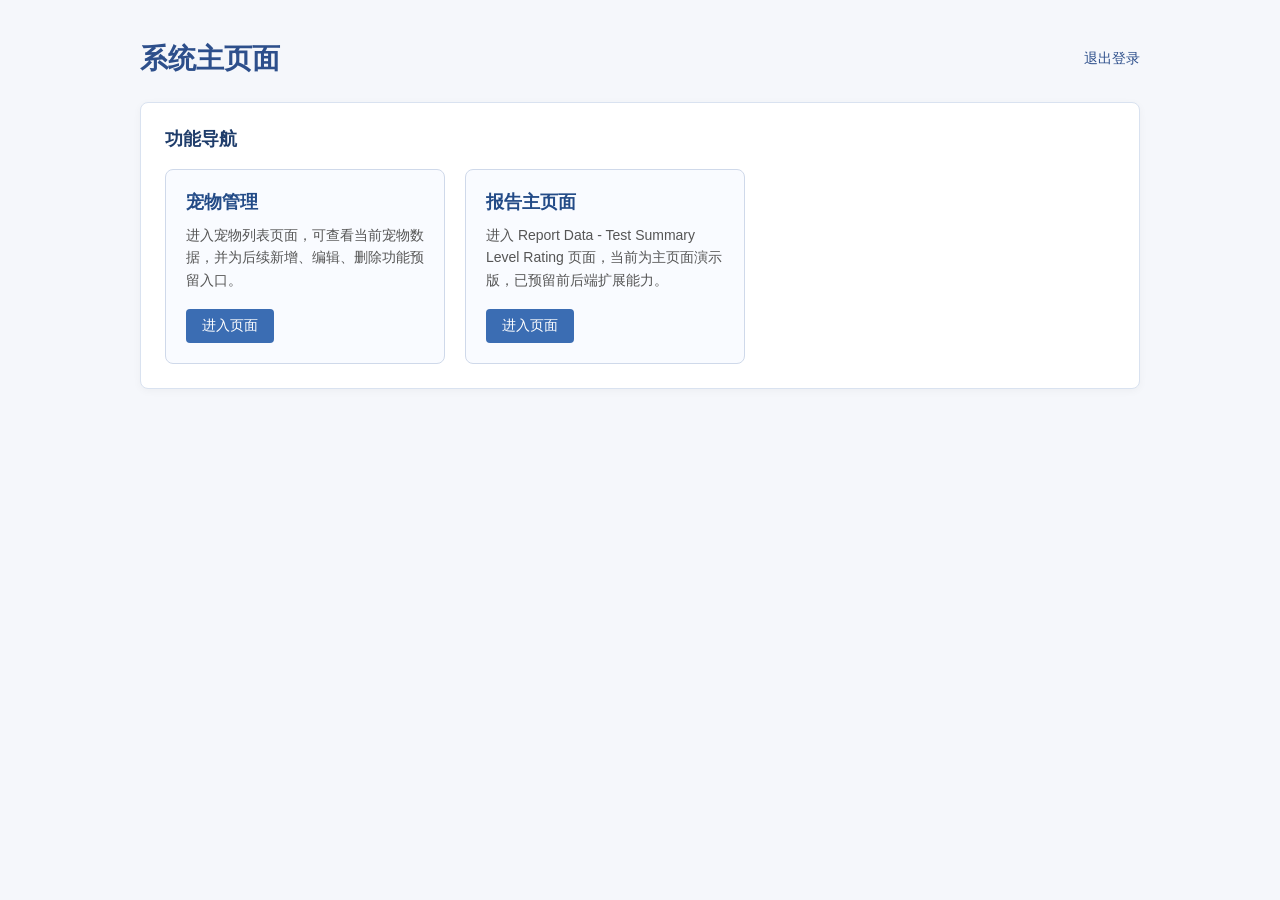
<file: src/main/resources/templates/index.html>
<!DOCTYPE html>
<html lang="zh-CN" xmlns:th="http://www.thymeleaf.org">
<head>
    <meta charset="UTF-8">
    <title>主页面 - 宠物管理系统</title>
    <style>
        body {
            margin: 0;
            padding: 0;
            background: #f5f7fb;
            font-family: Arial, Helvetica, sans-serif;
            color: #333;
        }

        .main-wrapper {
            width: 1000px;
            margin: 40px auto;
        }

        .top-bar {
            display: flex;
            justify-content: space-between;
            align-items: center;
            margin-bottom: 24px;
        }

        .page-title {
            font-size: 28px;
            font-weight: bold;
            color: #2d4f8b;
        }

        .logout-link {
            color: #2d4f8b;
            text-decoration: none;
            font-size: 14px;
        }

        .panel {
            background: #ffffff;
            border: 1px solid #d9e2f0;
            border-radius: 8px;
            padding: 24px;
            box-shadow: 0 2px 8px rgba(0, 0, 0, 0.04);
        }

        .panel-title {
            font-size: 18px;
            font-weight: bold;
            margin-bottom: 18px;
            color: #1f3d6b;
        }

        .nav-list {
            display: flex;
            gap: 20px;
            flex-wrap: wrap;
        }

        .nav-card {
            width: 280px;
            min-height: 140px;
            border: 1px solid #cfd9ea;
            border-radius: 8px;
            background: #f9fbff;
            padding: 20px;
            box-sizing: border-box;
        }

        .nav-card-title {
            font-size: 18px;
            font-weight: bold;
            color: #234b87;
            margin-bottom: 10px;
        }

        .nav-card-desc {
            font-size: 14px;
            color: #555;
            line-height: 1.6;
            min-height: 48px;
            margin-bottom: 18px;
        }

        .nav-btn {
            display: inline-block;
            padding: 8px 16px;
            background: #3b6db3;
            color: #fff;
            text-decoration: none;
            border-radius: 4px;
            font-size: 14px;
        }

        .nav-btn:hover {
            background: #2f5e9d;
        }
    </style>
</head>
<body>
<div class="main-wrapper">
    <div class="top-bar">
        <div class="page-title">系统主页面</div>
        <a class="logout-link" href="/logout">退出登录</a>
    </div>

    <div class="panel">
        <div class="panel-title">功能导航</div>

        <div class="nav-list">
            <div class="nav-card">
                <div class="nav-card-title">宠物管理</div>
                <div class="nav-card-desc">
                    进入宠物列表页面，可查看当前宠物数据，并为后续新增、编辑、删除功能预留入口。
                </div>
                <a class="nav-btn" href="/pet/list">进入页面</a>
            </div>

            <div class="nav-card">
                <div class="nav-card-title">报告主页面</div>
                <div class="nav-card-desc">
                    进入 Report Data - Test Summary Level Rating 页面，当前为主页面演示版，已预留前后端扩展能力。
                </div>
                <a class="nav-btn" href="/report/test-summary-level-rating">进入页面</a>
            </div>
        </div>
    </div>
</div>
</body>
</html>
</file>
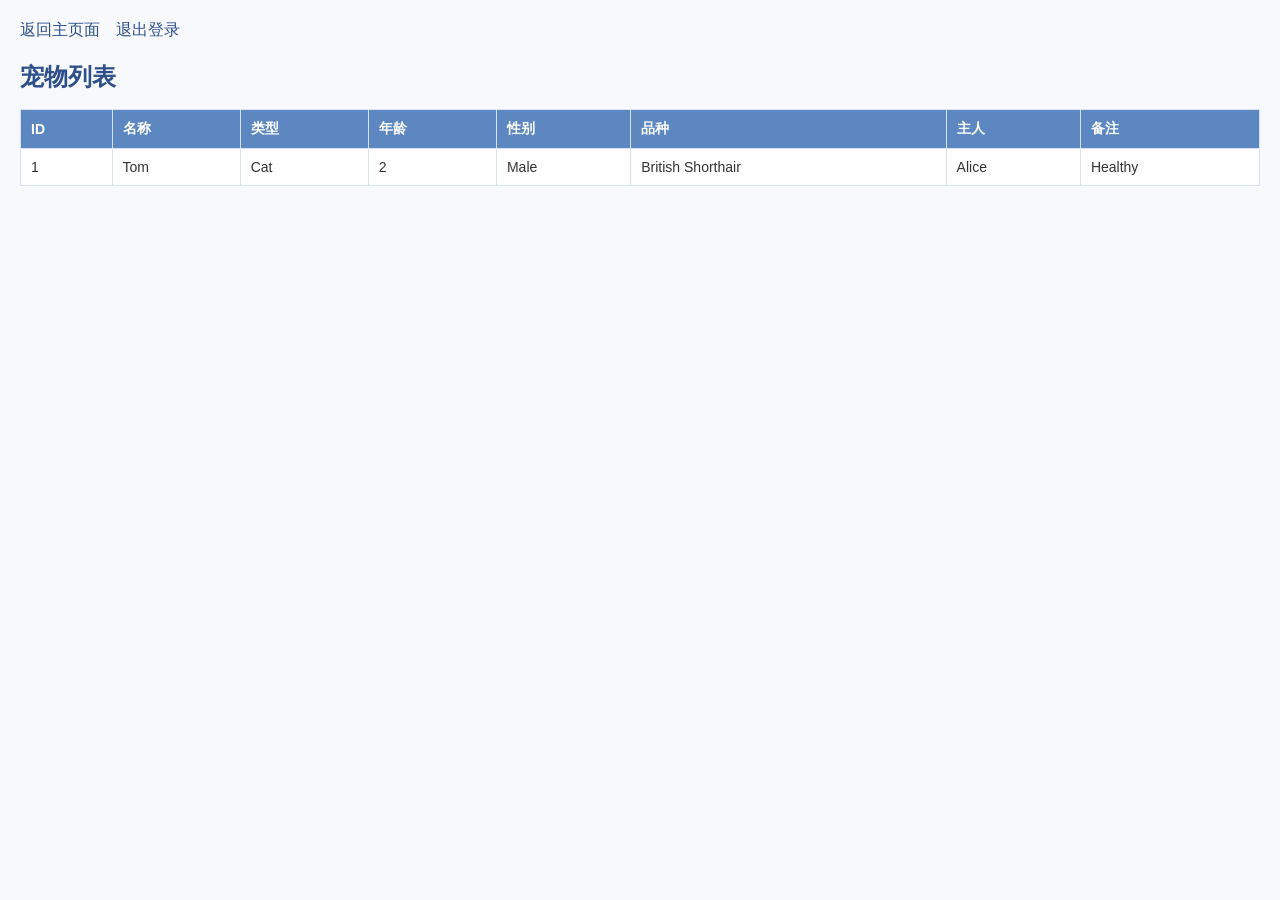
<file: src/main/resources/templates/pet-list.html>
<!DOCTYPE html>
<html lang="zh-CN" xmlns:th="http://www.thymeleaf.org">
<head>
    <meta charset="UTF-8">
    <title>宠物列表 - 宠物管理系统</title>
    <style>
        body {
            font-family: Arial, Helvetica, sans-serif;
            margin: 20px;
            background: #f7f9fc;
            color: #333;
        }

        .top-actions {
            margin-bottom: 16px;
        }

        .top-actions a {
            display: inline-block;
            margin-right: 12px;
            color: #2d4f8b;
            text-decoration: none;
        }

        h2 {
            color: #2d4f8b;
            margin-bottom: 16px;
        }

        table {
            width: 100%;
            border-collapse: collapse;
            background: #fff;
        }

        th, td {
            border: 1px solid #d9e2f0;
            padding: 10px;
            text-align: left;
            font-size: 14px;
        }

        th {
            background: #5d87c1;
            color: #fff;
        }

        tr:nth-child(even) {
            background: #f7fafe;
        }
    </style>
</head>
<body>
<div class="top-actions">
    <a href="/">返回主页面</a>
    <a href="/logout">退出登录</a>
</div>

<h2>宠物列表</h2>

<table>
    <thead>
    <tr>
        <th>ID</th>
        <th>名称</th>
        <th>类型</th>
        <th>年龄</th>
        <th>性别</th>
        <th>品种</th>
        <th>主人</th>
        <th>备注</th>
    </tr>
    </thead>
    <tbody>
    <tr th:each="pet : ${pets}">
        <td th:text="${pet.id}">1</td>
        <td th:text="${pet.name}">Tom</td>
        <td th:text="${pet.type}">Cat</td>
        <td th:text="${pet.age}">2</td>
        <td th:text="${pet.gender}">Male</td>
        <td th:text="${pet.breed}">British Shorthair</td>
        <td th:text="${pet.ownerName}">Alice</td>
        <td th:text="${pet.remark}">Healthy</td>
    </tr>
    </tbody>
</table>
</body>
</html>
</file>
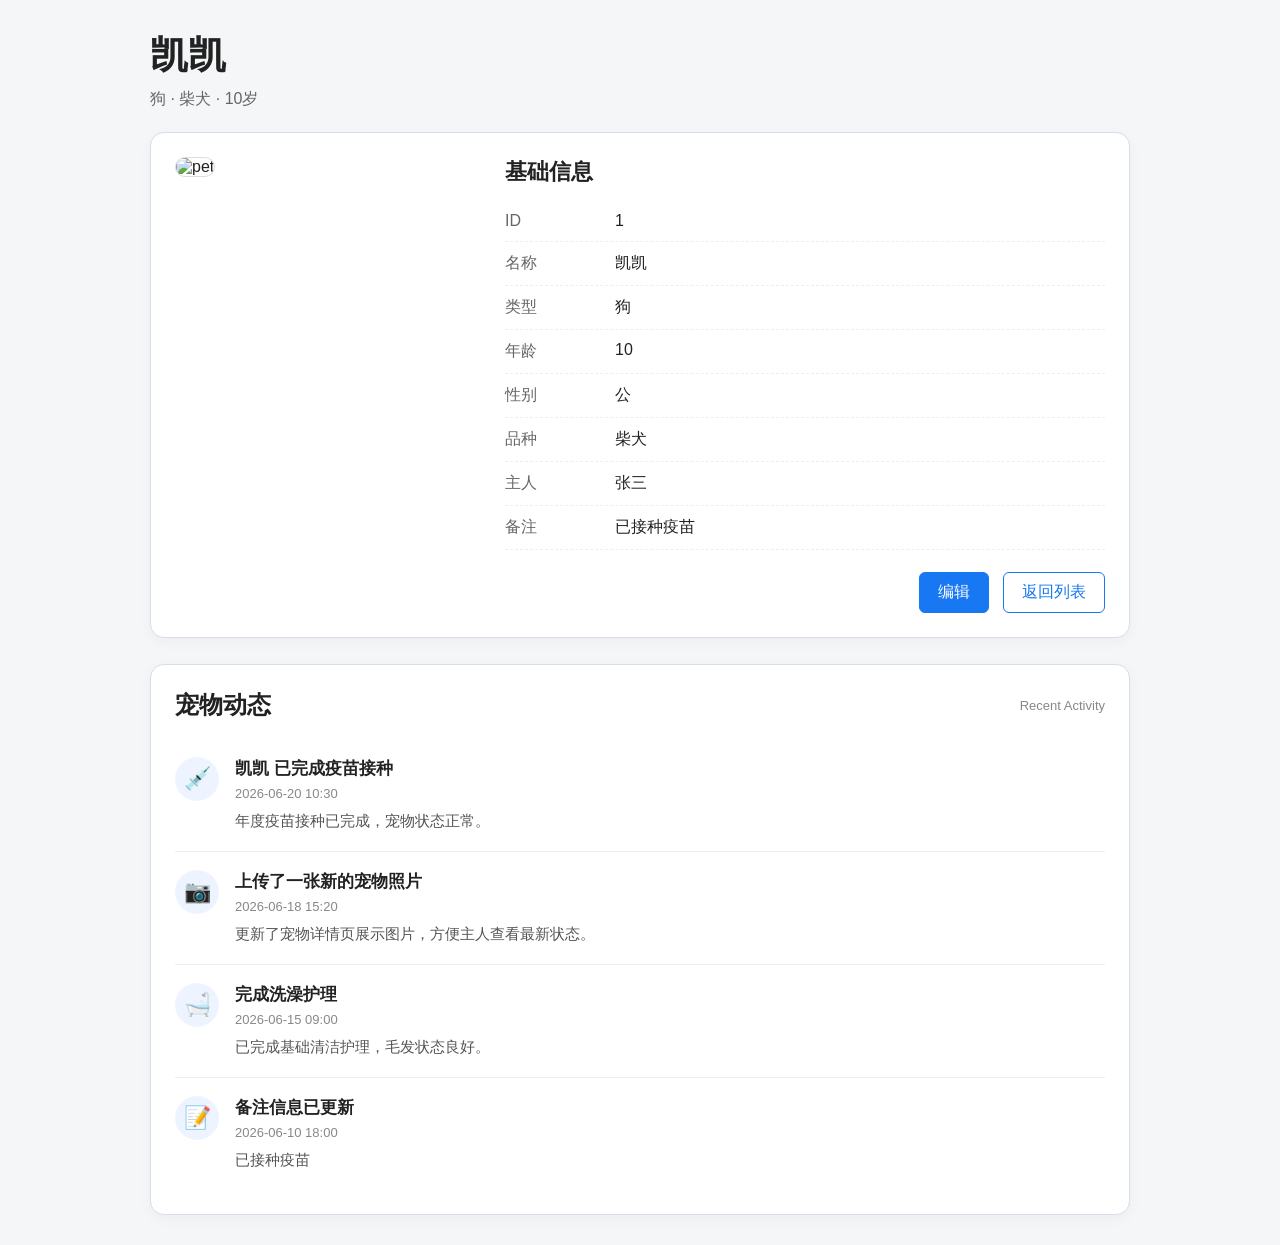
<file: src/main/resources/templates/pet_detail.html>
<!DOCTYPE html>
<html lang="zh-CN" xmlns:th="http://www.thymeleaf.org">
<head>
    <meta charset="UTF-8">
    <title>宠物详情</title>
    <style>
        body {
            font-family: Arial, "Microsoft YaHei", sans-serif;
            margin: 30px;
            color: #222;
            background: #f4f6f8;
        }

        a {
            text-decoration: none;
            color: #1f5aa6;
        }

        .wrap {
            max-width: 980px;
            margin: 0 auto;
        }

        .profile-header {
            margin-bottom: 22px;
        }

        .profile-header h1 {
            font-size: 38px;
            margin: 0 0 8px;
            font-weight: 700;
        }

        .profile-header p {
            margin: 0;
            color: #666;
            font-size: 16px;
        }

        .card {
            border: 1px solid #d8dee9;
            border-radius: 14px;
            padding: 24px;
            background: #fff;
            box-shadow: 0 4px 14px rgba(0,0,0,0.04);
        }

        .grid {
            display: grid;
            grid-template-columns: 300px 1fr;
            gap: 30px;
        }

        .image-box img {
            width: 300px;
            height: 300px;
            object-fit: cover;
            border-radius: 14px;
            border: 1px solid #ddd;
        }

        .info-title {
            font-size: 22px;
            font-weight: 600;
            margin-bottom: 14px;
        }

        .row {
            display: flex;
            padding: 11px 0;
            border-bottom: 1px dashed #eee;
        }

        .label {
            width: 110px;
            color: #666;
        }

        .value {
            flex: 1;
            color: #222;
            font-weight: 500;
        }

        .action {
            margin-top: 22px;
            text-align: right;
        }

        .btn {
            display: inline-block;
            padding: 9px 18px;
            border-radius: 6px;
            border: 1px solid #1877f2;
            margin-left: 10px;
        }

        .btn-primary {
            background: #1877f2;
            color: #fff;
        }

        .btn-outline {
            background: #fff;
            color: #1877f2;
        }

        .feed-section {
            margin-top: 26px;
            padding: 24px;
            border: 1px solid #d8dee9;
            border-radius: 14px;
            background: #fff;
            box-shadow: 0 4px 14px rgba(0,0,0,0.04);
        }

        .feed-header {
            display: flex;
            justify-content: space-between;
            align-items: center;
            margin-bottom: 18px;
        }

        .feed-header h2 {
            font-size: 24px;
            margin: 0;
        }

        .feed-tip {
            font-size: 13px;
            color: #888;
        }

        .feed-item {
            display: flex;
            gap: 16px;
            padding: 18px 0;
            border-bottom: 1px solid #eee;
        }

        .feed-item:last-child {
            border-bottom: none;
        }

        .feed-icon {
            width: 44px;
            height: 44px;
            border-radius: 50%;
            background: #eef4ff;
            display: flex;
            align-items: center;
            justify-content: center;
            font-size: 22px;
            flex-shrink: 0;
        }

        .feed-content {
            flex: 1;
        }

        .feed-title {
            font-size: 17px;
            font-weight: 600;
            margin-bottom: 6px;
        }

        .feed-time {
            font-size: 13px;
            color: #888;
            margin-bottom: 8px;
        }

        .feed-desc {
            font-size: 15px;
            color: #555;
            line-height: 1.6;
        }
    </style>
</head>
<body>
<div class="wrap">

    <div class="profile-header">
        <h1 th:text="${pet.name}">凯凯</h1>
        <p>
            <span th:text="${pet.type}">狗</span>
            ·
            <span th:text="${pet.breed}">柴犬</span>
            ·
            <span th:text="${pet.age}">10</span>岁
        </p>
    </div>

    <div class="card">
        <div class="grid">
            <div class="image-box">
                <img th:src="${#strings.isEmpty(pet.imageUrl) ? '/images/default-pet.png' : pet.imageUrl}" alt="pet">
            </div>

            <div>
                <div class="info-title">基础信息</div>

                <div class="row">
                    <div class="label">ID</div>
                    <div class="value" th:text="${pet.id}">1</div>
                </div>

                <div class="row">
                    <div class="label">名称</div>
                    <div class="value" th:text="${pet.name}">凯凯</div>
                </div>

                <div class="row">
                    <div class="label">类型</div>
                    <div class="value" th:text="${pet.type}">狗</div>
                </div>

                <div class="row">
                    <div class="label">年龄</div>
                    <div class="value" th:text="${pet.age}">10</div>
                </div>

                <div class="row">
                    <div class="label">性别</div>
                    <div class="value" th:text="${pet.gender}">公</div>
                </div>

                <div class="row">
                    <div class="label">品种</div>
                    <div class="value" th:text="${pet.breed}">柴犬</div>
                </div>

                <div class="row">
                    <div class="label">主人</div>
                    <div class="value" th:text="${pet.owner}">张三</div>
                </div>

                <div class="row">
                    <div class="label">备注</div>
                    <div class="value" th:text="${pet.remark}">已接种疫苗</div>
                </div>

                <div class="action">
                    <a class="btn btn-primary" th:href="@{'/pet/toEdit/' + ${pet.id}}">编辑</a>
                    <a class="btn btn-outline" href="/pet/list">返回列表</a>
                </div>
            </div>
        </div>
    </div>

    <div class="feed-section">
        <div class="feed-header">
            <h2>宠物动态</h2>
            <div class="feed-tip">Recent Activity</div>
        </div>

        <div class="feed-item">
            <div class="feed-icon">💉</div>
            <div class="feed-content">
                <div class="feed-title">
                    <span th:text="${pet.name}">凯凯</span> 已完成疫苗接种
                </div>
                <div class="feed-time">2026-06-20 10:30</div>
                <div class="feed-desc">年度疫苗接种已完成，宠物状态正常。</div>
            </div>
        </div>

        <div class="feed-item">
            <div class="feed-icon">📷</div>
            <div class="feed-content">
                <div class="feed-title">
                    上传了一张新的宠物照片
                </div>
                <div class="feed-time">2026-06-18 15:20</div>
                <div class="feed-desc">更新了宠物详情页展示图片，方便主人查看最新状态。</div>
            </div>
        </div>

        <div class="feed-item">
            <div class="feed-icon">🛁</div>
            <div class="feed-content">
                <div class="feed-title">
                    完成洗澡护理
                </div>
                <div class="feed-time">2026-06-15 09:00</div>
                <div class="feed-desc">已完成基础清洁护理，毛发状态良好。</div>
            </div>
        </div>

        <div class="feed-item">
            <div class="feed-icon">📝</div>
            <div class="feed-content">
                <div class="feed-title">
                    备注信息已更新
                </div>
                <div class="feed-time">2026-06-10 18:00</div>
                <div class="feed-desc" th:text="${pet.remark}">已接种疫苗</div>
            </div>
        </div>
    </div>

</div>
</body>
</html>
</file>
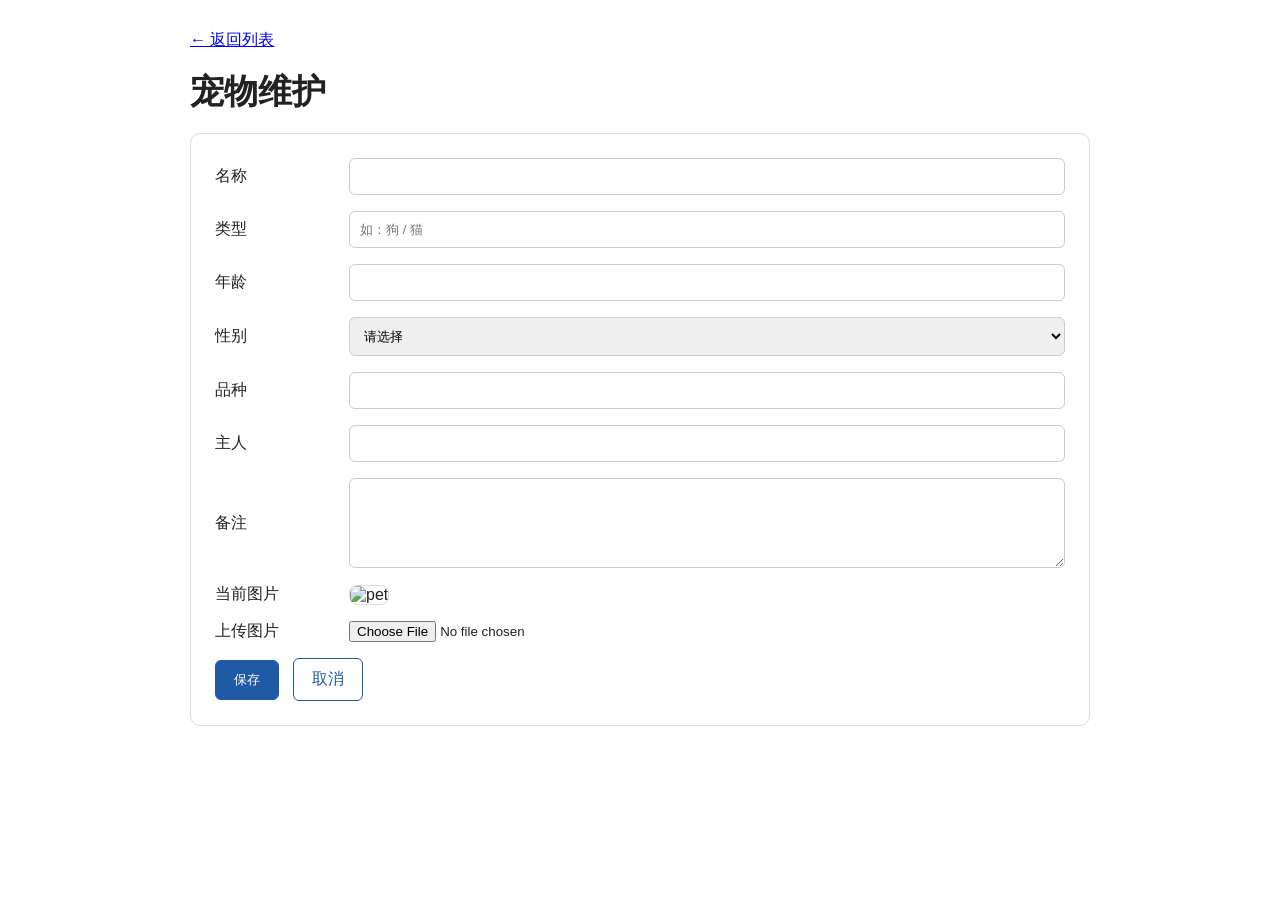
<file: src/main/resources/templates/pet_form.html>
<!DOCTYPE html>
<html lang="zh-CN" xmlns:th="http://www.thymeleaf.org">
<head>
    <meta charset="UTF-8">
    <title>宠物维护</title>
    <style>
        body{font-family:Arial,"Microsoft YaHei",sans-serif;margin:30px;color:#222}
        .wrap{max-width:900px;margin:0 auto}
        h2{font-size:34px;margin:18px 0}
        .card{border:1px solid #d8dee9;border-radius:10px;padding:24px}
        .row{display:grid;grid-template-columns:120px 1fr;gap:14px;align-items:center;margin-bottom:16px}
        input[type=text],input[type=number],select,textarea{width:100%;padding:10px;border:1px solid #ccc;border-radius:6px;box-sizing:border-box}
        textarea{min-height:90px}
        img.preview{width:140px;height:140px;object-fit:cover;border:1px solid #ddd;border-radius:8px}
        .actions button,.actions a{display:inline-block;padding:10px 18px;border-radius:6px;border:1px solid #1f5aa6;background:#1f5aa6;color:#fff;text-decoration:none;cursor:pointer}
        .actions a{background:#fff;color:#1f5aa6;margin-left:10px}
    </style>
</head>
<body>
<div class="wrap">
    <a href="/pet/list">← 返回列表</a>
    <h2>宠物维护</h2>

    <div class="card">
        <form th:action="${formAction}" method="post" enctype="multipart/form-data" th:object="${pet}">
            <input type="hidden" th:field="*{id}">
            <input type="hidden" th:field="*{imageUrl}">

            <div class="row">
                <label>名称</label>
                <input type="text" th:field="*{name}" required>
            </div>

            <div class="row">
                <label>类型</label>
                <input type="text" th:field="*{type}" placeholder="如：狗 / 猫">
            </div>

            <div class="row">
                <label>年龄</label>
                <input type="number" th:field="*{age}" min="0">
            </div>

            <div class="row">
                <label>性别</label>
                <select th:field="*{gender}">
                    <option value="">请选择</option>
                    <option value="公">公</option>
                    <option value="母">母</option>
                </select>
            </div>

            <div class="row">
                <label>品种</label>
                <input type="text" th:field="*{breed}">
            </div>

            <div class="row">
                <label>主人</label>
                <input type="text" th:field="*{owner}">
            </div>

            <div class="row">
                <label>备注</label>
                <textarea th:field="*{remark}"></textarea>
            </div>

            <div class="row">
                <label>当前图片</label>
                <div>
                    <img class="preview"
                         th:src="${#strings.isEmpty(pet.imageUrl) ? '/images/default-pet.png' : pet.imageUrl}"
                         alt="pet">
                </div>
            </div>

            <div class="row">
                <label>上传图片</label>
                <input type="file" name="imageFile" accept="image/*">
            </div>

            <div class="actions">
                <button type="submit">保存</button>
                <a href="/pet/list">取消</a>
            </div>
        </form>
    </div>
</div>
</body>
</html>
</file>
